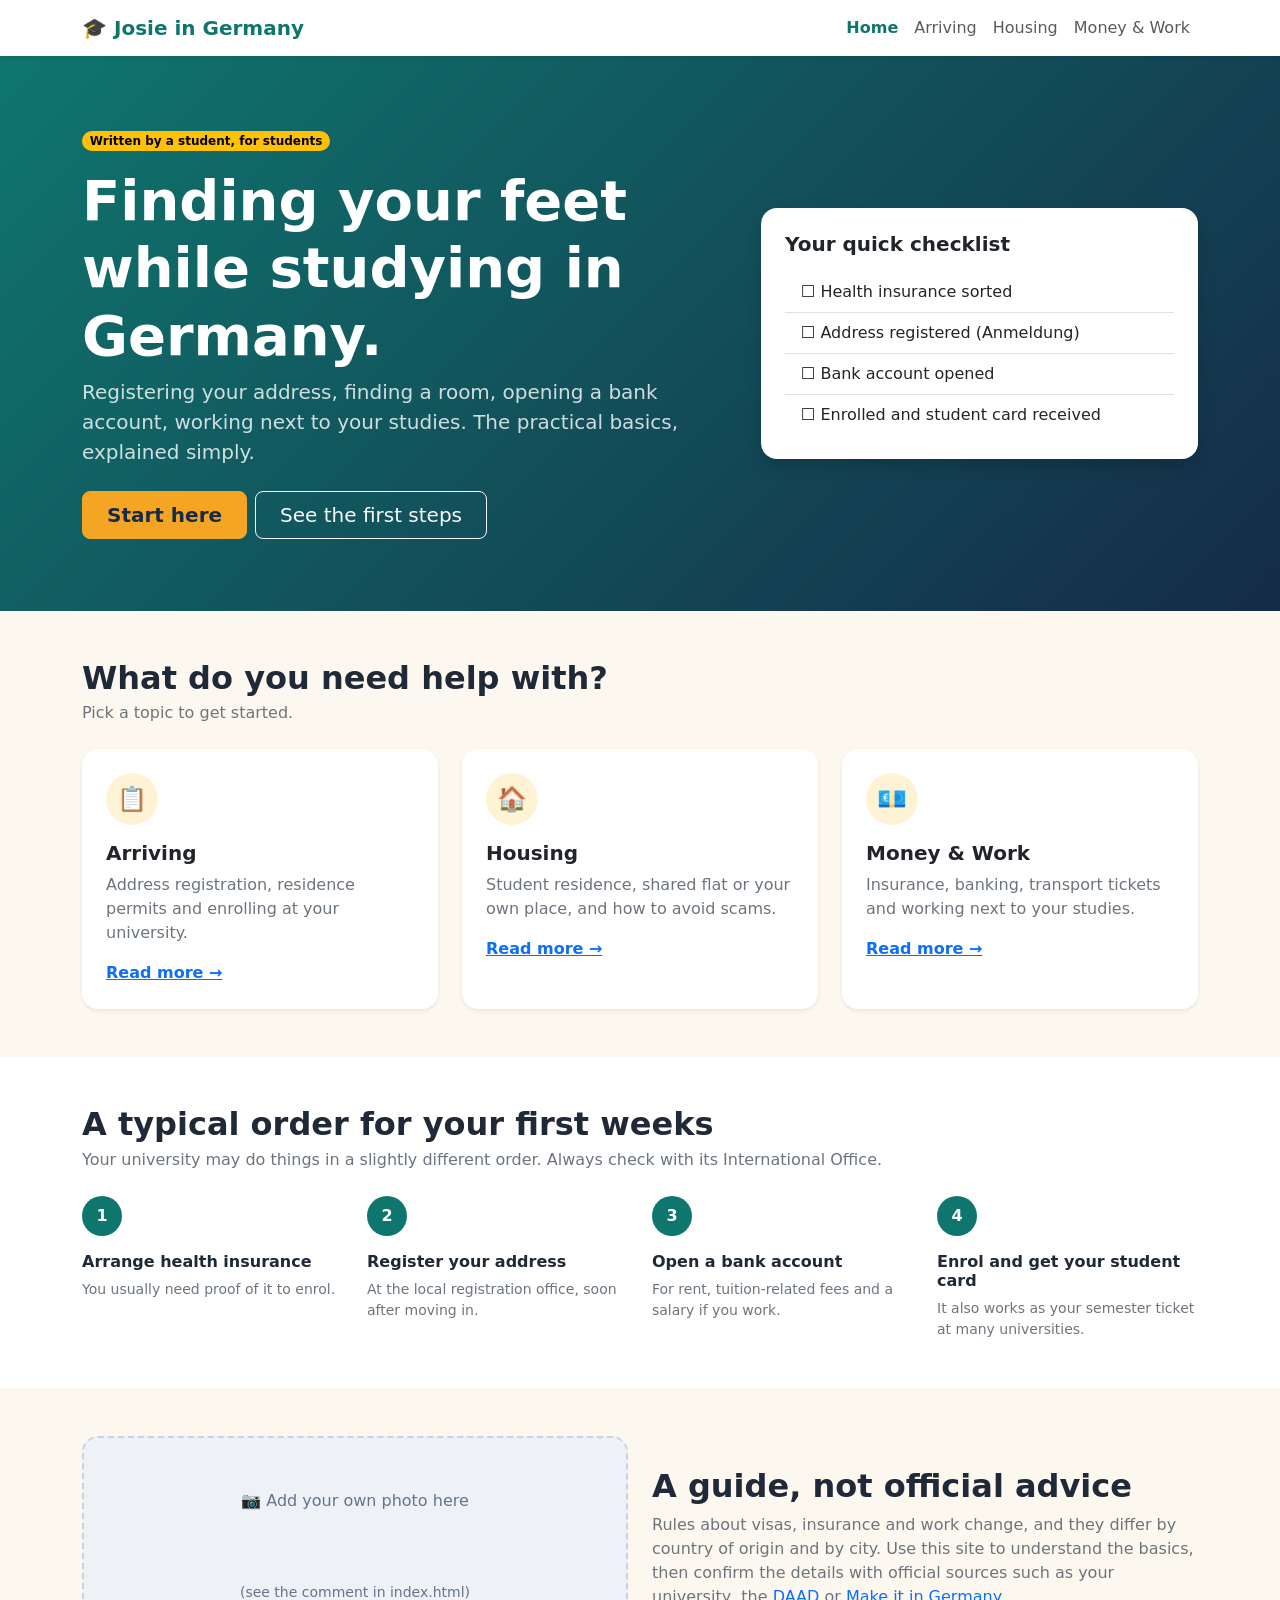
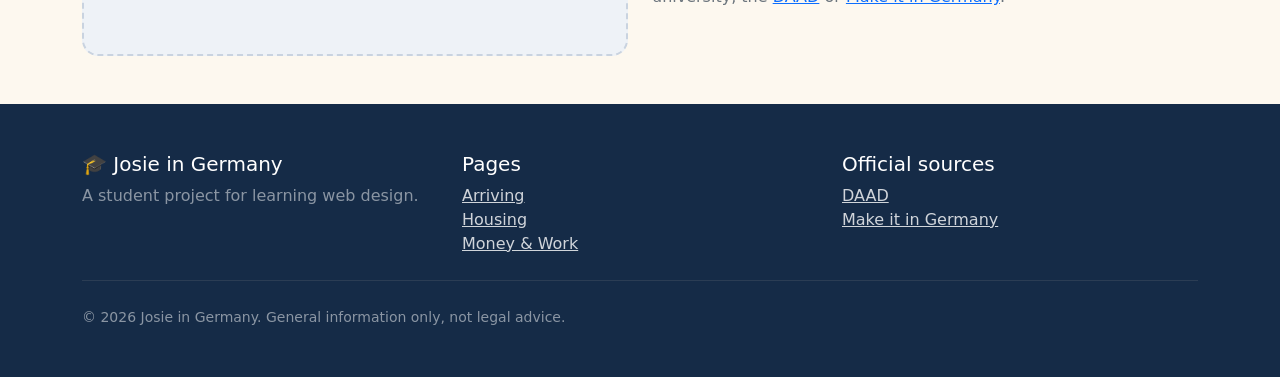
<file: student-life-germany/index.html>
<!DOCTYPE html>
<html lang="en">
<head>
  <meta charset="UTF-8">
  <!-- Viewport tag: makes phones use their real screen width (needed for responsive design) -->
  <meta name="viewport" content="width=device-width, initial-scale=1">
  <title>Student Life in Germany – A Practical Starter Guide</title>
  <meta name="description" content="A student-made guide to registering, housing, money and work when you study in Germany.">

  <!-- CDN: Bootstrap's CSS is loaded from jsDelivr's servers -->
  <link rel="stylesheet" href="https://cdn.jsdelivr.net/npm/bootstrap@5.3.3/dist/css/bootstrap.min.css">
  <!-- Our own CSS comes AFTER Bootstrap so it can override it -->
  <link rel="stylesheet" href="css/style.css">
</head>

<body>

  <!-- ===== NAVBAR (the same block is copied into every page) =====
       A plain HTML site has no "include" feature, so we repeat the
       navbar on each page. Only the "active" class changes per page. -->
  <nav class="navbar navbar-expand-md bg-white shadow-sm sticky-top">
    <div class="container">
      <a class="navbar-brand" href="index.html">🎓 Josie in Germany</a>
      <button class="navbar-toggler" type="button" data-bs-toggle="collapse"
              data-bs-target="#mainNav" aria-controls="mainNav"
              aria-expanded="false" aria-label="Toggle navigation">
        <span class="navbar-toggler-icon"></span>
      </button>
      <div class="collapse navbar-collapse" id="mainNav">
        <ul class="navbar-nav ms-auto">
          <li class="nav-item"><a class="nav-link active" href="index.html">Home</a></li>
          <li class="nav-item"><a class="nav-link" href="arriving.html">Arriving</a></li>
          <li class="nav-item"><a class="nav-link" href="housing.html">Housing</a></li>
          <li class="nav-item"><a class="nav-link" href="money.html">Money &amp; Work</a></li>
        </ul>
      </div>
    </div>
  </nav>

  <!-- ===== HERO =====
       Two columns: text (col-lg-7) + checklist card (col-lg-5).
       7 + 5 = 12 units. Below 992px they stack, text first. -->
  <header class="hero py-5">
    <div class="container py-lg-4">
      <!-- g-4 g-lg-5: a big gutter (g-5) on a phone makes the row wider than
           the screen and causes sideways scrolling, so we only use it from lg up. -->
      <div class="row align-items-center g-4 g-lg-5">

        <div class="col-lg-7">
          <span class="badge rounded-pill text-bg-warning mb-3">Written by a student, for students</span>
          <h1 class="display-4 fw-bold">Finding your feet while studying in Germany.</h1>
          <p class="lead mb-4">
            Registering your address, finding a room, opening a bank account,
            working next to your studies. The practical basics, explained simply.
          </p>
          <!-- d-grid on phones = full-width buttons; d-sm-flex = side by side from 576px up -->
          <div class="d-grid d-sm-flex gap-2">
            <a href="arriving.html" class="btn btn-amber btn-lg px-4">Start here</a>
            <a href="#first-steps" class="btn btn-outline-light btn-lg px-4">See the first steps</a>
          </div>
        </div>

        <div class="col-lg-5">
          <div class="card border-0 shadow rounded-4">
            <div class="card-body p-4">
              <h2 class="h5 fw-bold mb-3">Your quick checklist</h2>
              <ul class="list-group list-group-flush">
                <li class="list-group-item">☐ Health insurance sorted</li>
                <li class="list-group-item">☐ Address registered (Anmeldung)</li>
                <li class="list-group-item">☐ Bank account opened</li>
                <li class="list-group-item">☐ Enrolled and student card received</li>
              </ul>
            </div>
          </div>
        </div>

      </div>
    </div>
  </header>

  <main>

    <!-- ===== TOPIC CARDS =====
         col-12 col-md-4: 1 card per row on phones, 3 per row from 768px up.
         h-100 on the card makes all cards the same height. -->
    <section class="py-5">
      <div class="container">
        <h2 class="fw-bold mb-1">What do you need help with?</h2>
        <p class="text-secondary mb-4">Pick a topic to get started.</p>

        <div class="row g-4">

          <div class="col-12 col-md-4">
            <div class="card topic-card h-100 shadow-sm">
              <div class="card-body p-4">
                <div class="topic-icon mb-3">📋</div>
                <h3 class="h5 fw-bold">Arriving</h3>
                <p class="text-secondary">Address registration, residence permits and enrolling at your university.</p>
                <a href="arriving.html" class="stretched-link fw-semibold">Read more →</a>
              </div>
            </div>
          </div>

          <div class="col-12 col-md-4">
            <div class="card topic-card h-100 shadow-sm">
              <div class="card-body p-4">
                <div class="topic-icon mb-3">🏠</div>
                <h3 class="h5 fw-bold">Housing</h3>
                <p class="text-secondary">Student residence, shared flat or your own place, and how to avoid scams.</p>
                <a href="housing.html" class="stretched-link fw-semibold">Read more →</a>
              </div>
            </div>
          </div>

          <div class="col-12 col-md-4">
            <div class="card topic-card h-100 shadow-sm">
              <div class="card-body p-4">
                <div class="topic-icon mb-3">💶</div>
                <h3 class="h5 fw-bold">Money &amp; Work</h3>
                <p class="text-secondary">Insurance, banking, transport tickets and working next to your studies.</p>
                <a href="money.html" class="stretched-link fw-semibold">Read more →</a>
              </div>
            </div>
          </div>

        </div>
      </div>
    </section>

    <!-- ===== FIRST STEPS =====
         col-12 col-sm-6 col-lg-3:
           phones: 1 per row | 576px+: 2 per row (6/12) | 992px+: 4 per row (3/12) -->
    <section id="first-steps" class="py-5 bg-white">
      <div class="container">
        <h2 class="fw-bold mb-1">A typical order for your first weeks</h2>
        <p class="text-secondary mb-4">Your university may do things in a slightly different order. Always check with its International Office.</p>

        <div class="row g-4">

          <div class="col-12 col-sm-6 col-lg-3">
            <div class="step-number mb-3">1</div>
            <h3 class="h6 fw-bold">Arrange health insurance</h3>
            <p class="text-secondary small mb-0">You usually need proof of it to enrol.</p>
          </div>

          <div class="col-12 col-sm-6 col-lg-3">
            <div class="step-number mb-3">2</div>
            <h3 class="h6 fw-bold">Register your address</h3>
            <p class="text-secondary small mb-0">At the local registration office, soon after moving in.</p>
          </div>

          <div class="col-12 col-sm-6 col-lg-3">
            <div class="step-number mb-3">3</div>
            <h3 class="h6 fw-bold">Open a bank account</h3>
            <p class="text-secondary small mb-0">For rent, tuition-related fees and a salary if you work.</p>
          </div>

          <div class="col-12 col-sm-6 col-lg-3">
            <div class="step-number mb-3">4</div>
            <h3 class="h6 fw-bold">Enrol and get your student card</h3>
            <p class="text-secondary small mb-0">It also works as your semester ticket at many universities.</p>
          </div>

        </div>
      </div>
    </section>

    <!-- ===== IMAGE SLOT + NOTE =====
         To use your own photo, replace the .image-slot div with:
         <img src="images/your-photo.jpg" class="img-fluid rounded-4" alt="Describe the photo">
         (img-fluid = never wider than its column, so it stays responsive.) -->
    <section class="py-5">
      <div class="container">
        <div class="row align-items-center g-4">
          <div class="col-md-6">
            <div class="image-slot">📷 Add your own photo here<br><small>(see the comment in index.html)</small></div>
          </div>
          <div class="col-md-6">
            <h2 class="fw-bold">A guide, not official advice</h2>
            <p class="text-secondary">
              Rules about visas, insurance and work change, and they differ by
              country of origin and by city. Use this site to understand the
              basics, then confirm the details with official sources such as
              your university, the <a href="https://www.daad.de/en/" target="_blank" rel="noopener">DAAD</a>
              or <a href="https://www.make-it-in-germany.com/en/" target="_blank" rel="noopener">Make it in Germany</a>.
            </p>
          </div>
        </div>
      </div>
    </section>

  </main>

  <!-- ===== FOOTER: 3 columns on md+, stacked on phones ===== -->
  <footer class="site-footer py-5">
    <div class="container">
      <div class="row g-4">
        <div class="col-md-4">
          <h3 class="h5">🎓 Josie in Germany</h3>
          <p class="mb-0 text-white-50">A student project for learning web design.</p>
        </div>
        <div class="col-md-4">
          <h3 class="h5">Pages</h3>
          <ul class="list-unstyled mb-0">
            <li><a href="arriving.html">Arriving</a></li>
            <li><a href="housing.html">Housing</a></li>
            <li><a href="money.html">Money &amp; Work</a></li>
          </ul>
        </div>
        <div class="col-md-4">
          <h3 class="h5">Official sources</h3>
          <ul class="list-unstyled mb-0">
            <li><a href="https://www.daad.de/en/" target="_blank" rel="noopener">DAAD</a></li>
            <li><a href="https://www.make-it-in-germany.com/en/" target="_blank" rel="noopener">Make it in Germany</a></li>
          </ul>
        </div>
      </div>
      <hr class="border-secondary my-4">
      <small class="text-white-50">© 2026 Josie in Germany. General information only, not legal advice.</small>
    </div>
  </footer>

  <!-- Bootstrap's JavaScript (from the CDN): makes the hamburger menu work -->
  <script src="https://cdn.jsdelivr.net/npm/bootstrap@5.3.3/dist/js/bootstrap.bundle.min.js"></script>
</body>
</html>
</file>
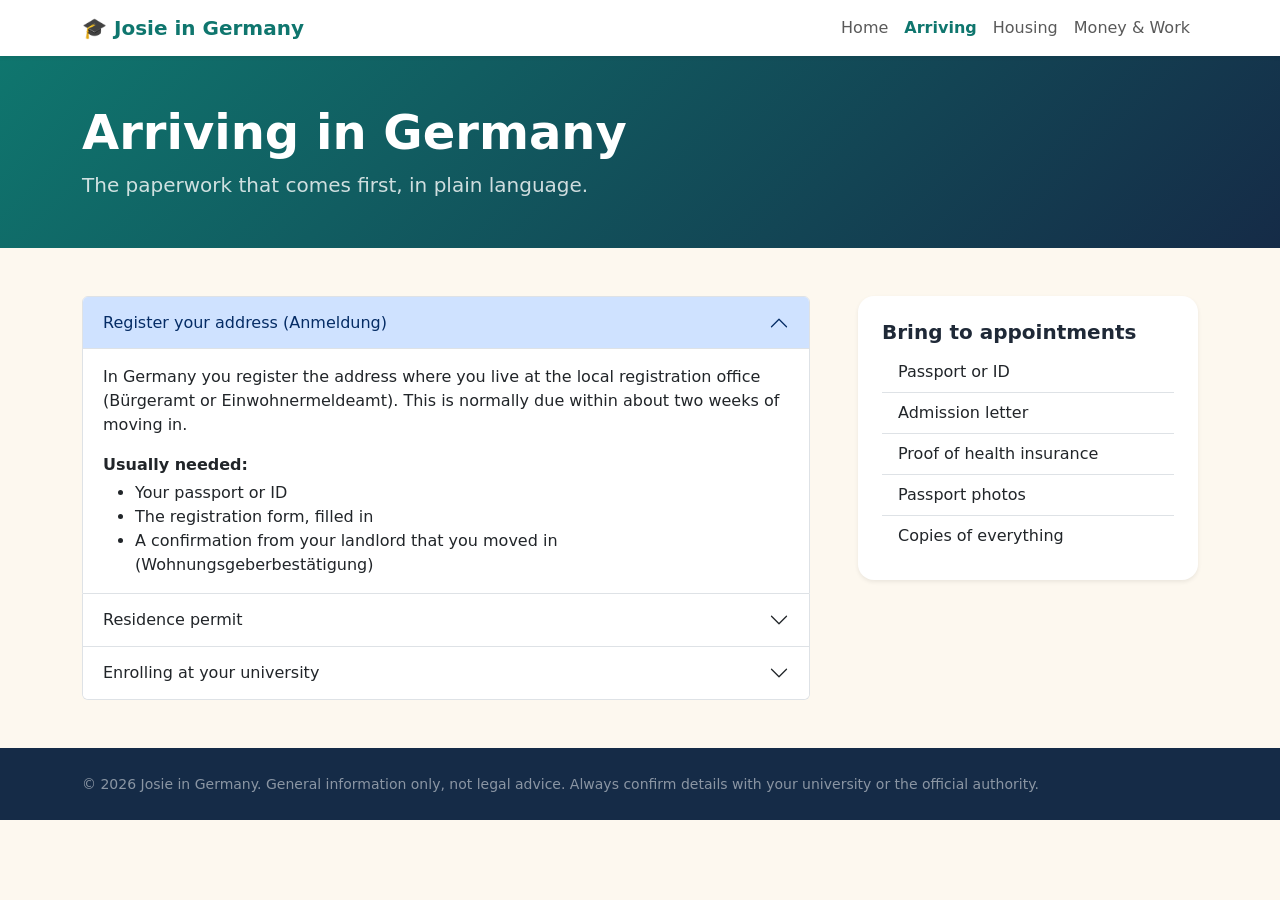
<file: student-life-germany/arriving.html>
<!DOCTYPE html>
<html lang="en">
<head>
  <meta charset="UTF-8">
  <meta name="viewport" content="width=device-width, initial-scale=1">
  <title>Arriving – Student Life in Germany</title>
  <meta name="description" content="Address registration, residence permits and enrolment for students arriving in Germany.">
  <link rel="stylesheet" href="https://cdn.jsdelivr.net/npm/bootstrap@5.3.3/dist/css/bootstrap.min.css">
  <link rel="stylesheet" href="css/style.css">
</head>

<body>

  <nav class="navbar navbar-expand-md bg-white shadow-sm sticky-top">
    <div class="container">
      <a class="navbar-brand" href="index.html">🎓 Josie in Germany</a>
      <button class="navbar-toggler" type="button" data-bs-toggle="collapse"
              data-bs-target="#mainNav" aria-controls="mainNav"
              aria-expanded="false" aria-label="Toggle navigation">
        <span class="navbar-toggler-icon"></span>
      </button>
      <div class="collapse navbar-collapse" id="mainNav">
        <ul class="navbar-nav ms-auto">
          <li class="nav-item"><a class="nav-link" href="index.html">Home</a></li>
          <li class="nav-item"><a class="nav-link active" href="arriving.html">Arriving</a></li>
          <li class="nav-item"><a class="nav-link" href="housing.html">Housing</a></li>
          <li class="nav-item"><a class="nav-link" href="money.html">Money &amp; Work</a></li>
        </ul>
      </div>
    </div>
  </nav>

  <header class="page-header py-5">
    <div class="container">
      <h1 class="display-5 fw-bold">Arriving in Germany</h1>
      <p class="lead mb-0">The paperwork that comes first, in plain language.</p>
    </div>
  </header>

  <main class="py-5">
    <div class="container">
      <!-- 8 + 4 layout: main content + sidebar. Stacks below 992px. -->
      <div class="row g-4 g-lg-5">

        <div class="col-lg-8">

          <!-- Bootstrap ACCORDION: click a heading to open or close its panel.
               It uses Bootstrap's JavaScript, which we loaded at the bottom. -->
          <div class="accordion" id="arrivingAccordion">

            <div class="accordion-item">
              <h2 class="accordion-header">
                <button class="accordion-button" type="button" data-bs-toggle="collapse" data-bs-target="#anmeldung">
                  Register your address (Anmeldung)
                </button>
              </h2>
              <div id="anmeldung" class="accordion-collapse collapse show" data-bs-parent="#arrivingAccordion">
                <div class="accordion-body">
                  <p>
                    In Germany you register the address where you live at the local
                    registration office (Bürgeramt or Einwohnermeldeamt). This is
                    normally due within about two weeks of moving in.
                  </p>
                  <p class="mb-1"><strong>Usually needed:</strong></p>
                  <ul class="mb-0">
                    <li>Your passport or ID</li>
                    <li>The registration form, filled in</li>
                    <li>A confirmation from your landlord that you moved in (Wohnungsgeberbestätigung)</li>
                  </ul>
                </div>
              </div>
            </div>

            <div class="accordion-item">
              <h2 class="accordion-header">
                <button class="accordion-button collapsed" type="button" data-bs-toggle="collapse" data-bs-target="#permit">
                  Residence permit
                </button>
              </h2>
              <div id="permit" class="accordion-collapse collapse" data-bs-parent="#arrivingAccordion">
                <div class="accordion-body">
                  <p>
                    Students from outside the EU usually need a residence permit for
                    study, which is handled by the immigration office (Ausländerbehörde).
                    Citizens of EU countries generally do not need one, but still
                    register their address.
                  </p>
                  <p class="mb-0">
                    Book an appointment early, since waiting times can be long. Ask
                    your university's International Office which documents to bring.
                  </p>
                </div>
              </div>
            </div>

            <div class="accordion-item">
              <h2 class="accordion-header">
                <button class="accordion-button collapsed" type="button" data-bs-toggle="collapse" data-bs-target="#enrol">
                  Enrolling at your university
                </button>
              </h2>
              <div id="enrol" class="accordion-collapse collapse" data-bs-parent="#arrivingAccordion">
                <div class="accordion-body">
                  <p>
                    Enrolment (Immatrikulation) makes you an official student. You
                    typically hand in your admission letter, proof of health
                    insurance and pay the semester contribution.
                  </p>
                  <p class="mb-0">
                    The semester contribution often includes a ticket for local public
                    transport. Your student card then doubles as your ticket.
                  </p>
                </div>
              </div>
            </div>

          </div>
        </div>

        <!-- Sidebar -->
        <div class="col-lg-4">
          <div class="p-4 rounded-4 bg-white shadow-sm">
            <h2 class="h5 fw-bold">Bring to appointments</h2>
            <ul class="list-group list-group-flush">
              <li class="list-group-item">Passport or ID</li>
              <li class="list-group-item">Admission letter</li>
              <li class="list-group-item">Proof of health insurance</li>
              <li class="list-group-item">Passport photos</li>
              <li class="list-group-item">Copies of everything</li>
            </ul>
          </div>
        </div>

      </div>
    </div>
  </main>

  <footer class="site-footer py-4">
    <div class="container">
      <small class="text-white-50">© 2026 Josie in Germany. General information only, not legal advice. Always confirm details with your university or the official authority.</small>
    </div>
  </footer>

  <script src="https://cdn.jsdelivr.net/npm/bootstrap@5.3.3/dist/js/bootstrap.bundle.min.js"></script>
</body>
</html>
</file>
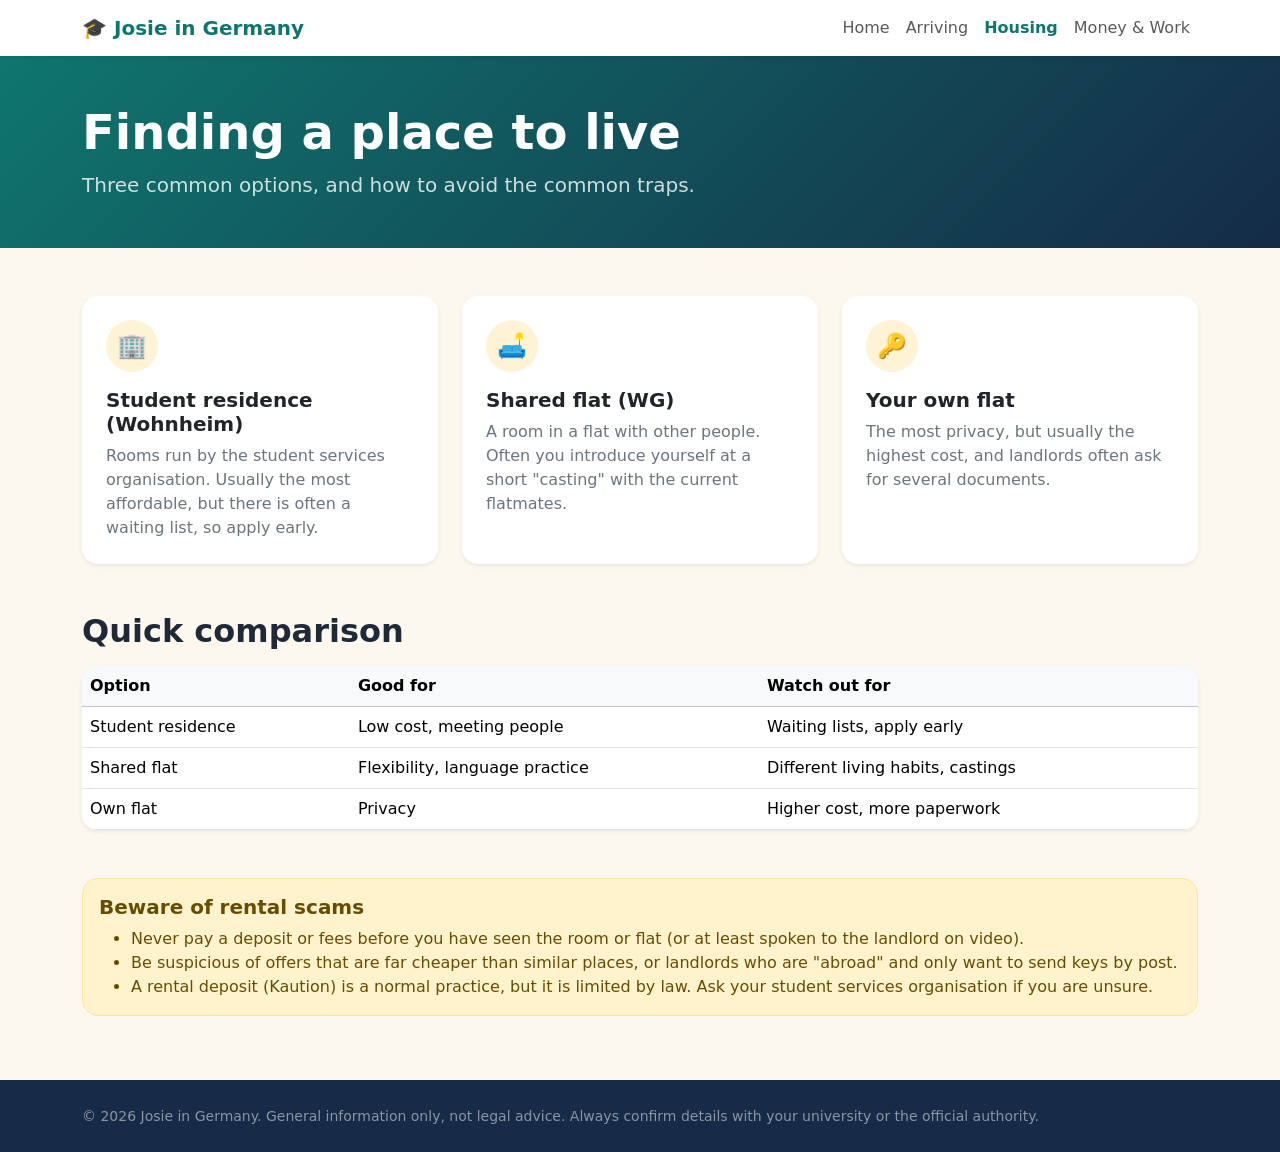
<file: student-life-germany/housing.html>
<!DOCTYPE html>
<html lang="en">
<head>
  <meta charset="UTF-8">
  <meta name="viewport" content="width=device-width, initial-scale=1">
  <title>Housing – Student Life in Germany</title>
  <meta name="description" content="Student residence, shared flat or own flat: what to know when looking for housing in Germany.">
  <link rel="stylesheet" href="https://cdn.jsdelivr.net/npm/bootstrap@5.3.3/dist/css/bootstrap.min.css">
  <link rel="stylesheet" href="css/style.css">
</head>

<body>

  <nav class="navbar navbar-expand-md bg-white shadow-sm sticky-top">
    <div class="container">
      <a class="navbar-brand" href="index.html">🎓 Josie in Germany</a>
      <button class="navbar-toggler" type="button" data-bs-toggle="collapse"
              data-bs-target="#mainNav" aria-controls="mainNav"
              aria-expanded="false" aria-label="Toggle navigation">
        <span class="navbar-toggler-icon"></span>
      </button>
      <div class="collapse navbar-collapse" id="mainNav">
        <ul class="navbar-nav ms-auto">
          <li class="nav-item"><a class="nav-link" href="index.html">Home</a></li>
          <li class="nav-item"><a class="nav-link" href="arriving.html">Arriving</a></li>
          <li class="nav-item"><a class="nav-link active" href="housing.html">Housing</a></li>
          <li class="nav-item"><a class="nav-link" href="money.html">Money &amp; Work</a></li>
        </ul>
      </div>
    </div>
  </nav>

  <header class="page-header py-5">
    <div class="container">
      <h1 class="display-5 fw-bold">Finding a place to live</h1>
      <p class="lead mb-0">Three common options, and how to avoid the common traps.</p>
    </div>
  </header>

  <main class="py-5">
    <div class="container">

      <!-- Three option cards: 1 per row on phones, 3 per row from 768px -->
      <div class="row g-4 mb-5">

        <div class="col-12 col-md-4">
          <div class="card topic-card h-100 shadow-sm">
            <div class="card-body p-4">
              <div class="topic-icon mb-3">🏢</div>
              <h2 class="h5 fw-bold">Student residence (Wohnheim)</h2>
              <p class="text-secondary mb-0">Rooms run by the student services organisation. Usually the most affordable, but there is often a waiting list, so apply early.</p>
            </div>
          </div>
        </div>

        <div class="col-12 col-md-4">
          <div class="card topic-card h-100 shadow-sm">
            <div class="card-body p-4">
              <div class="topic-icon mb-3">🛋️</div>
              <h2 class="h5 fw-bold">Shared flat (WG)</h2>
              <p class="text-secondary mb-0">A room in a flat with other people. Often you introduce yourself at a short "casting" with the current flatmates.</p>
            </div>
          </div>
        </div>

        <div class="col-12 col-md-4">
          <div class="card topic-card h-100 shadow-sm">
            <div class="card-body p-4">
              <div class="topic-icon mb-3">🔑</div>
              <h2 class="h5 fw-bold">Your own flat</h2>
              <p class="text-secondary mb-0">The most privacy, but usually the highest cost, and landlords often ask for several documents.</p>
            </div>
          </div>
        </div>

      </div>

      <!-- Comparison table. table-responsive adds a horizontal scroll on very small
           screens instead of breaking the page layout. -->
      <h2 class="fw-bold mb-3">Quick comparison</h2>
      <div class="table-responsive bg-white rounded-4 shadow-sm mb-5">
        <table class="table table-hover align-middle mb-0">
          <thead class="table-light">
            <tr>
              <th>Option</th>
              <th>Good for</th>
              <th>Watch out for</th>
            </tr>
          </thead>
          <tbody>
            <tr><td>Student residence</td><td>Low cost, meeting people</td><td>Waiting lists, apply early</td></tr>
            <tr><td>Shared flat</td><td>Flexibility, language practice</td><td>Different living habits, castings</td></tr>
            <tr><td>Own flat</td><td>Privacy</td><td>Higher cost, more paperwork</td></tr>
          </tbody>
        </table>
      </div>

      <!-- Alert box: Bootstrap's built-in warning style -->
      <div class="alert alert-warning rounded-4" role="alert">
        <h2 class="h5 fw-bold">Beware of rental scams</h2>
        <ul class="mb-0">
          <li>Never pay a deposit or fees before you have seen the room or flat (or at least spoken to the landlord on video).</li>
          <li>Be suspicious of offers that are far cheaper than similar places, or landlords who are "abroad" and only want to send keys by post.</li>
          <li>A rental deposit (Kaution) is a normal practice, but it is limited by law. Ask your student services organisation if you are unsure.</li>
        </ul>
      </div>

    </div>
  </main>

  <footer class="site-footer py-4">
    <div class="container">
      <small class="text-white-50">© 2026 Josie in Germany. General information only, not legal advice. Always confirm details with your university or the official authority.</small>
    </div>
  </footer>

  <script src="https://cdn.jsdelivr.net/npm/bootstrap@5.3.3/dist/js/bootstrap.bundle.min.js"></script>
</body>
</html>
</file>
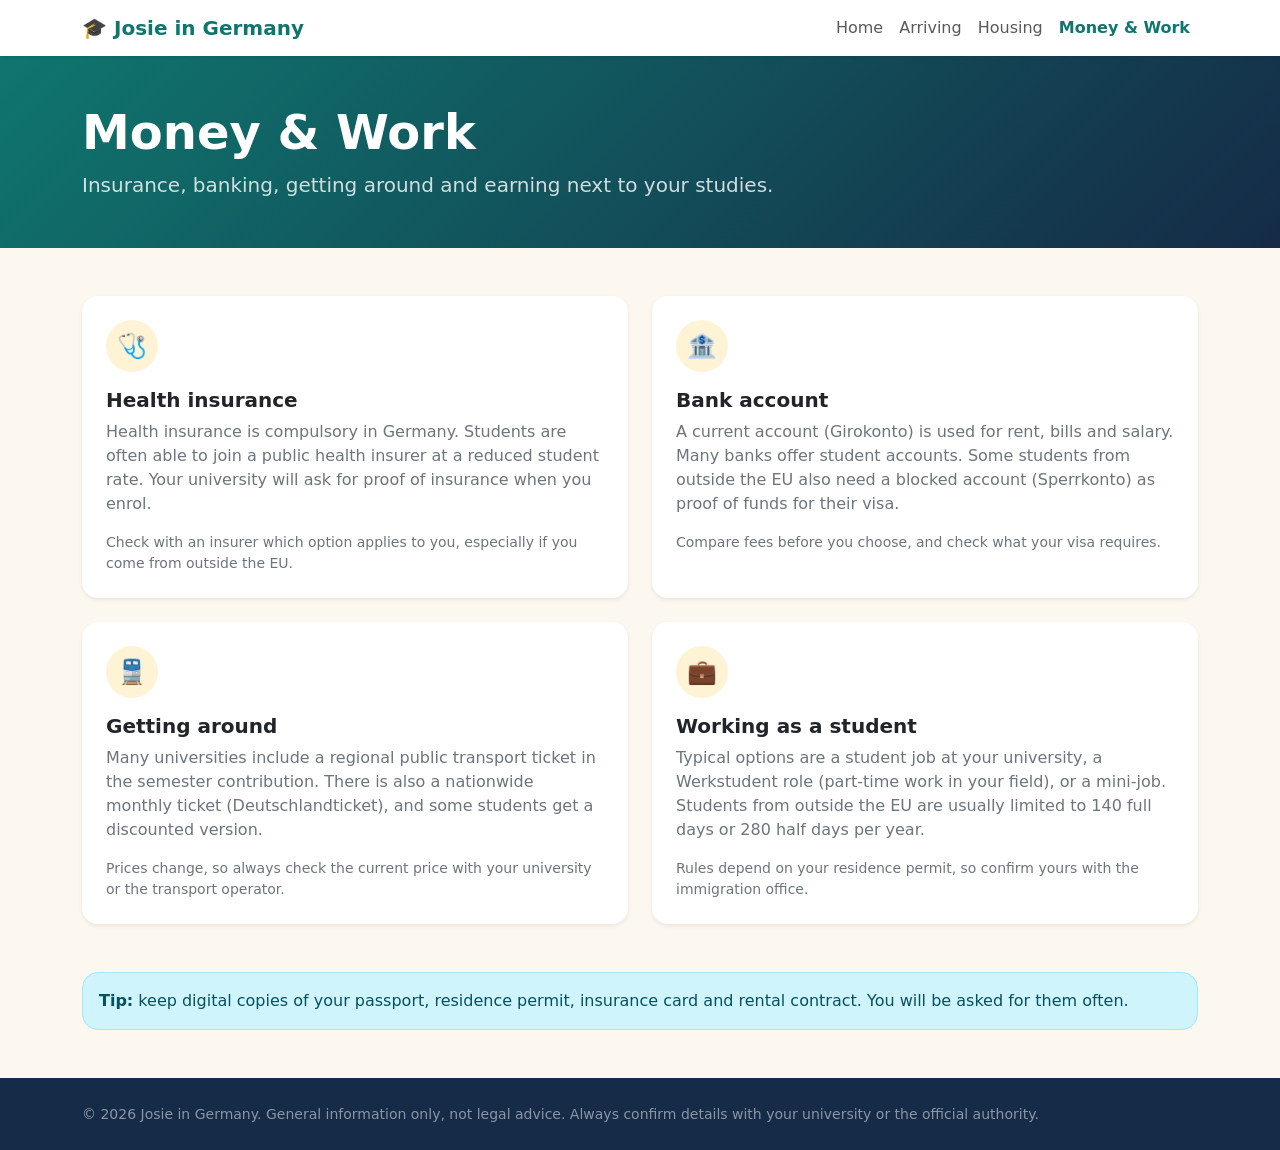
<file: student-life-germany/money.html>
<!DOCTYPE html>
<html lang="en">
<head>
  <meta charset="UTF-8">
  <meta name="viewport" content="width=device-width, initial-scale=1">
  <title>Money &amp; Work – Student Life in Germany</title>
  <meta name="description" content="Health insurance, bank accounts, transport tickets and student jobs in Germany.">
  <link rel="stylesheet" href="https://cdn.jsdelivr.net/npm/bootstrap@5.3.3/dist/css/bootstrap.min.css">
  <link rel="stylesheet" href="css/style.css">
</head>

<body>

  <nav class="navbar navbar-expand-md bg-white shadow-sm sticky-top">
    <div class="container">
      <a class="navbar-brand" href="index.html">🎓 Josie in Germany</a>
      <button class="navbar-toggler" type="button" data-bs-toggle="collapse"
              data-bs-target="#mainNav" aria-controls="mainNav"
              aria-expanded="false" aria-label="Toggle navigation">
        <span class="navbar-toggler-icon"></span>
      </button>
      <div class="collapse navbar-collapse" id="mainNav">
        <ul class="navbar-nav ms-auto">
          <li class="nav-item"><a class="nav-link" href="index.html">Home</a></li>
          <li class="nav-item"><a class="nav-link" href="arriving.html">Arriving</a></li>
          <li class="nav-item"><a class="nav-link" href="housing.html">Housing</a></li>
          <li class="nav-item"><a class="nav-link active" href="money.html">Money &amp; Work</a></li>
        </ul>
      </div>
    </div>
  </nav>

  <header class="page-header py-5">
    <div class="container">
      <h1 class="display-5 fw-bold">Money &amp; Work</h1>
      <p class="lead mb-0">Insurance, banking, getting around and earning next to your studies.</p>
    </div>
  </header>

  <main class="py-5">
    <div class="container">

      <!-- 2 cards per row from 768px (col-md-6), 1 per row on phones -->
      <div class="row g-4">

        <div class="col-12 col-md-6">
          <div class="card topic-card h-100 shadow-sm">
            <div class="card-body p-4">
              <div class="topic-icon mb-3">🩺</div>
              <h2 class="h5 fw-bold">Health insurance</h2>
              <p class="text-secondary">Health insurance is compulsory in Germany. Students are often able to join a public health insurer at a reduced student rate. Your university will ask for proof of insurance when you enrol.</p>
              <p class="small text-secondary mb-0">Check with an insurer which option applies to you, especially if you come from outside the EU.</p>
            </div>
          </div>
        </div>

        <div class="col-12 col-md-6">
          <div class="card topic-card h-100 shadow-sm">
            <div class="card-body p-4">
              <div class="topic-icon mb-3">🏦</div>
              <h2 class="h5 fw-bold">Bank account</h2>
              <p class="text-secondary">A current account (Girokonto) is used for rent, bills and salary. Many banks offer student accounts. Some students from outside the EU also need a blocked account (Sperrkonto) as proof of funds for their visa.</p>
              <p class="small text-secondary mb-0">Compare fees before you choose, and check what your visa requires.</p>
            </div>
          </div>
        </div>

        <div class="col-12 col-md-6">
          <div class="card topic-card h-100 shadow-sm">
            <div class="card-body p-4">
              <div class="topic-icon mb-3">🚆</div>
              <h2 class="h5 fw-bold">Getting around</h2>
              <p class="text-secondary">Many universities include a regional public transport ticket in the semester contribution. There is also a nationwide monthly ticket (Deutschlandticket), and some students get a discounted version.</p>
              <p class="small text-secondary mb-0">Prices change, so always check the current price with your university or the transport operator.</p>
            </div>
          </div>
        </div>

        <div class="col-12 col-md-6">
          <div class="card topic-card h-100 shadow-sm">
            <div class="card-body p-4">
              <div class="topic-icon mb-3">💼</div>
              <h2 class="h5 fw-bold">Working as a student</h2>
              <p class="text-secondary">Typical options are a student job at your university, a Werkstudent role (part-time work in your field), or a mini-job. Students from outside the EU are usually limited to 140 full days or 280 half days per year.</p>
              <p class="small text-secondary mb-0">Rules depend on your residence permit, so confirm yours with the immigration office.</p>
            </div>
          </div>
        </div>

      </div>

      <div class="alert alert-info rounded-4 mt-5 mb-0" role="alert">
        <strong>Tip:</strong> keep digital copies of your passport, residence permit,
        insurance card and rental contract. You will be asked for them often.
      </div>

    </div>
  </main>

  <footer class="site-footer py-4">
    <div class="container">
      <small class="text-white-50">© 2026 Josie in Germany. General information only, not legal advice. Always confirm details with your university or the official authority.</small>
    </div>
  </footer>

  <script src="https://cdn.jsdelivr.net/npm/bootstrap@5.3.3/dist/js/bootstrap.bundle.min.js"></script>
</body>
</html>
</file>
<file: student-life-germany/css/style.css>
/* =====================================================
   style.css  –  shared by ALL pages of the site.
   Why one file? Change a colour here once and every page updates.
   It is linked AFTER Bootstrap, so our rules override Bootstrap's.
   ===================================================== */

/* CSS variables: define each colour once, reuse with var(--name). */
:root {
  --navy: #0f766e;
  --navy-dark: #152b47;
  --amber: #f5a524;
  --cream: #fdf8ef;
  --ink: #1f2937;
}

body {
  color: var(--ink);
  background: var(--cream);
}

/* ---------- Navbar ---------- */
.navbar-brand { color: var(--navy) !important; font-weight: 700; }
.nav-link.active { color: var(--navy) !important; font-weight: 600; }

/* ---------- Buttons: our own colour instead of Bootstrap blue ---------- */
.btn-amber {
  background: var(--amber);
  border-color: var(--amber);
  color: var(--navy-dark);
  font-weight: 600;
}
.btn-amber:hover {
  background: #e0951a;
  border-color: #e0951a;
  color: var(--navy-dark);
}

/* ---------- Hero (home page) and page header (other pages) ---------- */
.hero {
  background: linear-gradient(135deg, var(--navy), var(--navy-dark));
  color: #fff;
}
.page-header {
  background: linear-gradient(135deg, var(--navy), var(--navy-dark));
  color: #fff;
}
.hero .lead, .page-header .lead { color: rgba(255, 255, 255, .8); }

/* ---------- Topic cards on the home page ---------- */
.topic-card {
  border: 0;
  border-radius: 1rem;
  transition: transform .2s ease, box-shadow .2s ease; /* smooth hover animation */
}
.topic-card:hover {
  transform: translateY(-6px);
  box-shadow: 0 .75rem 1.5rem rgba(30, 58, 95, .18);
}
.topic-icon {
  width: 3.25rem;
  height: 3.25rem;
  display: grid;
  place-items: center;          /* centres the emoji horizontally AND vertically */
  border-radius: 50%;
  background: #fff3d6;
  font-size: 1.5rem;
}

/* ---------- Numbered steps ---------- */
.step-number {
  width: 2.5rem;
  height: 2.5rem;
  display: grid;
  place-items: center;
  border-radius: 50%;
  background: var(--navy);
  color: #fff;
  font-weight: 700;
}

/* ---------- Image slot: shown until you add your own photo ---------- */
.image-slot {
  min-height: 220px;
  border: 2px dashed #c9d3e0;
  border-radius: 1rem;
  background: #eef2f7;
  color: #64748b;
  display: grid;
  place-items: center;
  text-align: center;
  padding: 1rem;
}

/* ---------- Footer ---------- */
.site-footer {
  background: var(--navy-dark);
  color: #fff;
}
.site-footer a { color: rgba(255, 255, 255, .8); }
.site-footer a:hover { color: var(--amber); }
</file>
